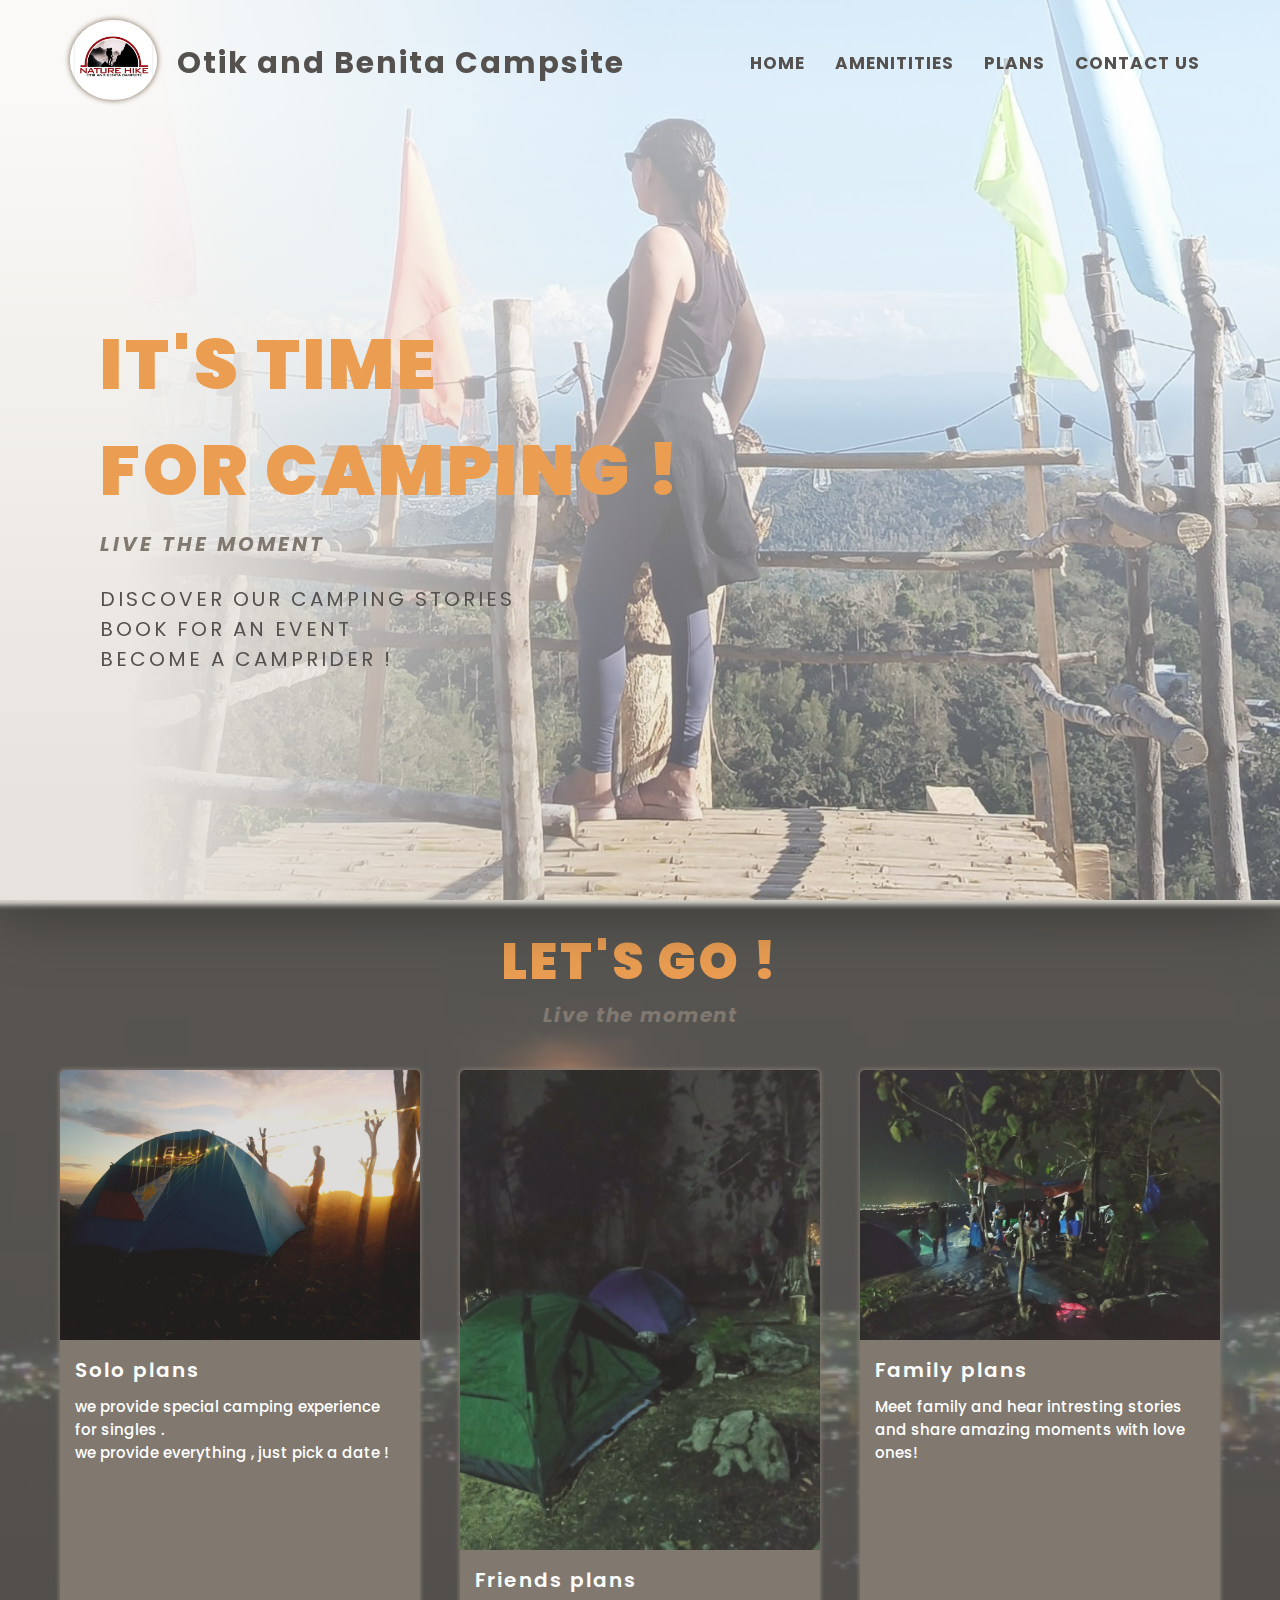
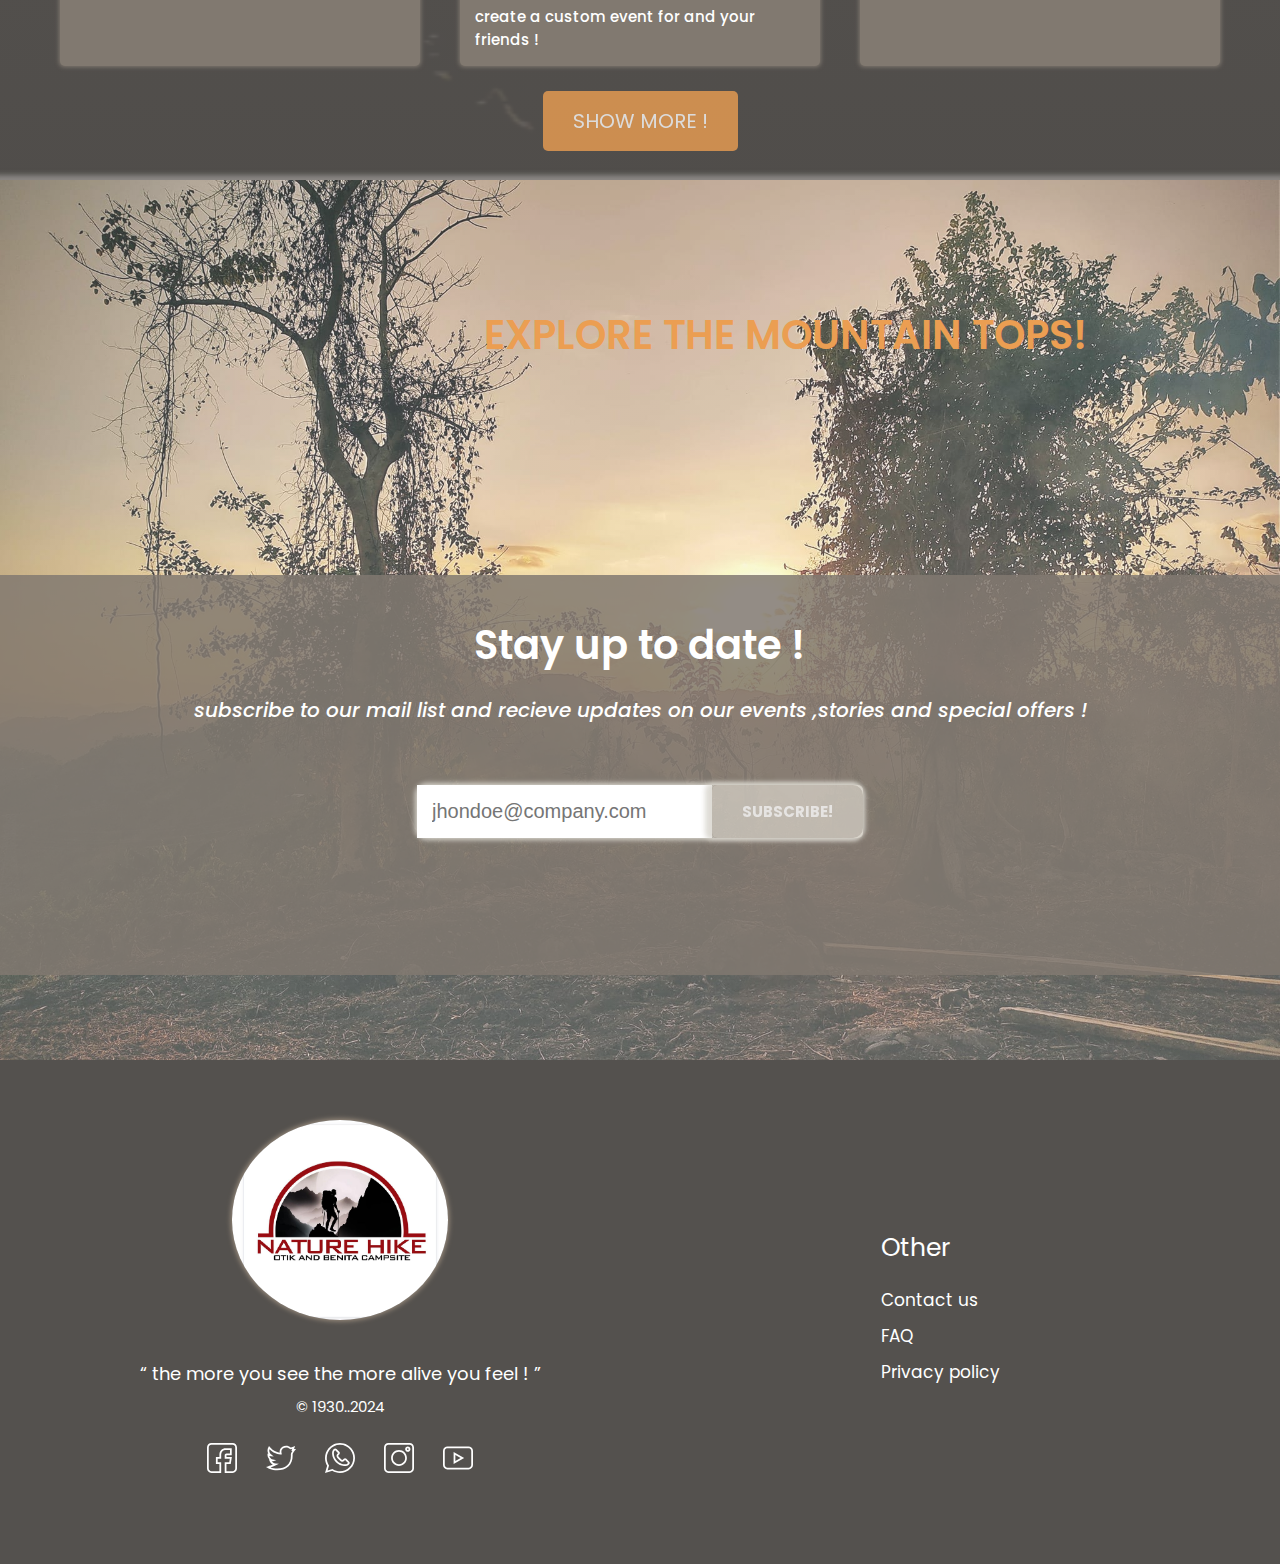
<file: index.html>
<!DOCTYPE html>
<html lang="en">
<head>
    <meta charset="UTF-8">
    <meta http-equiv="X-UA-Compatible" content="IE=edge">
    <meta name="viewport" content="width=device-width, initial-scale=1.0">
    <title>NH Otik&Benita</title>
    <link rel="stylesheet" href="style.css">

</head>
<body>

    <header id="nav">
        <div class="brand">
            <a href="./index.html">

                <img src="./img/logo.jpg" alt="">
            </a>
            <div class="brand-name">Otik and Benita Campsite</div>
        </div>

        <nav id="toggle" class="nav menu ">
            <a id="toggler" class="nav-item menu-toggler">
                <img src="./ico/menu.svg" >
            </a>

            <a class="nav-item" id="events">
                Home
            </a>

            <a class="nav-item" id="amenities"  href="./amenities.html">
                Amenitities
            </a>

            <a class="nav-item" id="plans" href="./plans.html">
                Plans
            </a>

            <a class="nav-item" id="contactUs" href="./contactus.html">
                Contact us
            </a>


        </nav>

        <!-- <nav class="nav auth">
            <a class="nav-item">
                Login
            </a>
            <a class="nav-item">
                Register
            </a>
        </nav> -->

    </header>

    <section class="main">
        <div class="content container">
            <div class="header">
                <div class="title">
                    it's time <br> for Camping !
                </div>
                <div class="subtitle">
                    Live the moment
                </div>
            </div>
            <div class="body">
                <div class="desc">
                    <ul>
                        <li>
                            Discover our camping stories
                        </li>
                        <li>
                            Book for an event
                        </li>
                        <li>
                            become a camprider !
                        </li>
                    </ul>

                </div>
                <!--
                <div class="action">
                    <div class="btn btn-action">
                        read more
                    </div>
                </div>
                -->
            </div>

        </div>

    </section>

    <section class="events">
        <div class="header">

            <div class="title">
                Let's go !
            </div>
            <div class="subtitle">
                Live the moment
            </div>
        </div>
            <div class="body">
            <div class="cards-row container">
                <div class="card">
                    <div class="image">
                        <img src="./img1/p7.jpg" alt="" srcset="">
                    </div>
                    <div class="body">
                        <div class="title">
                            Solo plans
                        </div>
                        <div class="text">
                            we provide special camping experience for singles . <br> we provide everything , just pick a date !
                        </div>
                    </div>
                </div>
                <div class="card">
                    <div class="image">
                        <img src="./img1/fog4.jpg" alt="" srcset="">
                    </div>
                    <div class="body">
                        <div class="title">
                            Friends plans
                        </div>
                        <div class="text">
                            create a custom event for and your friends !
                        </div>
                    </div>
                </div>
                <div class="card">
                    <div class="image">
                        <img src="./img1/familyp.jpg" alt="" srcset="">
                    </div>
                    <div class="body">
                        <div class="title">
                            Family plans
                        </div>
                        <div class="text">
                            Meet family and hear intresting stories and share amazing moments with love ones!
                        </div>
                    </div>
                </div>

            </div>
            <div class="action">
                <div class="btn btn-action">
                    <a href="./plans.html">Show More !</a>
                </div>
            </div>
        </div>


    </section>


<!--
    <section class="plans">
        <div class="plan">
            <div class="cover">
                <img src="./img/dominik.jpg" alt="Photo by Dominik Jirovský on Unsplash">
            </div>
            <div class="offer">
                <div class="title">
                    Sign your camping group
                </div>
                <div class="details">
                    <div class="def">
                        So you are more than one ? you want to plan a camping as a group ?

                    </div>
                    <ul class="steps">
                        <li>choose a place</li>
                        <li>pick a date</li>
                        <li>invite your friends !</li>
                    </ul>
                </div>

                <div href="" class="btn btn-action">
                    Read More
                </div>
            </div>
        </div>
        <div class="plan">
            <div class="cover">
                <img src="./img/dominik.jpg" alt="Photo by Dominik Jirovský on Unsplash">
            </div>
            <div class="offer">
                <div class="title">
                    Sign in our program
                </div>
                <div class="details">
                    <div class="def">
                        you want to join camprider community and enjoy our events ?

                    </div>
                    <ul class="steps">
                        <li>Choose a subscription plan</li>
                        <li>Fill our forms</li>
                        <li>choose an event !</li>
                    </ul>
                </div>
                <div href="" class="btn btn-action">
                    Read More
                </div>
            </div>
        </div>
    </section>
-->

    <section class="explore">
        <div class="header">
            <div class="title">
                Explore The Mountain Tops!
            </div>
            <div class="subtitle">

            </div>
        </div>

        <div class="mail">
            <div class="content">
                <div class="title">
                    Stay up to date !
                </div>
                <div class="subtitle">
                    subscribe to our mail list and recieve updates on our events ,stories and special offers !
                </div>
            </div>
            <form action="./index.html" class="form">
                <div class="inline-input">
                    <input type="email" placeholder="jhondoe@company.com">
                    <div class="btn btn-form">
                        Subscribe!
                    </div>
                </div>
            </form>
        </div>
    </section>



    <footer>

        <div class="about">
            <div class="header">
                <a href="./index.html" class="brand">
                    <img src="./img/logo.jpg" alt="">
                </a>
                <!-- <div class="brand-name">
                    Camprider
                </div> -->
            </div>
            <div class="details">
               <q>
                   the more you see the more alive you feel !
               </q> <br> <sub> &copy; 1930..2024</sub>
            </div>
            <div class="social-links">
                <a href="https://www.facebook.com/profile.php?id=61557188710085" target="_blank">
                    <img src="./ico/fb.svg" alt="" srcset="">
                </a>
                <a href="./index.html">
                    <img src="./ico/twitter.svg" alt="" srcset="">
                </a>
                <a href="./index.html">
                    <img src="./ico/whats.svg" alt="" srcset="">
                </a>
                <a href="./index.html">
                    <img src="./ico/insta.svg" alt="" srcset="">
                </a>
                <a href="./index.html">
                    <img src="./ico/ytb.svg" alt="" srcset="">
                </a>
            </div>
        </div>
        <div class="links">
        <!--
            <div class="about-links">
                <div class="title"> About </div>
                <ul class="links">
                    <li>
                        <a href="./index.html">Our Story</a>
                    </li>
                    <li>
                        <a href="./index.html">Meet the team</a>
                    </li>
                    <li>
                        <a href="./index.html">visit our gallery</a>
                    </li>
                    <li>
                        <a href="./index.html">Camprider guidelines</a>
                    </li>

                </ul>
            </div>

            <div class="services-links">
                <div class="title"> Services </div>
                <ul class="links">
                    <li>
                        <a href="./index.html">Sign your group</a>
                    </li>
                    <li>
                        <a href="./index.html">Join a camp</a>
                    </li>
                    <li>
                        <a href="./index.html">Attend an event</a>
                    </li>
                    <li>
                        <a href="./index.html">Follow and win</a>
                    </li>

                </ul>
            </div>
-->
            <div class="other-links">
                <div class="title"> Other </div>
                <ul class="links">
                    <li>
                        <a href="./contactus.html">Contact us</a>
                    </li>
                    <li>
                        <a href="./index.html">FAQ</a>
                    </li>
                    <li>
                        <a href="./index.html">Privacy policy</a>
                    </li>

                </ul>
            </div>
        </div>


    </footer>
<script src="./script.js"></script>
</body>
</html>
</file>
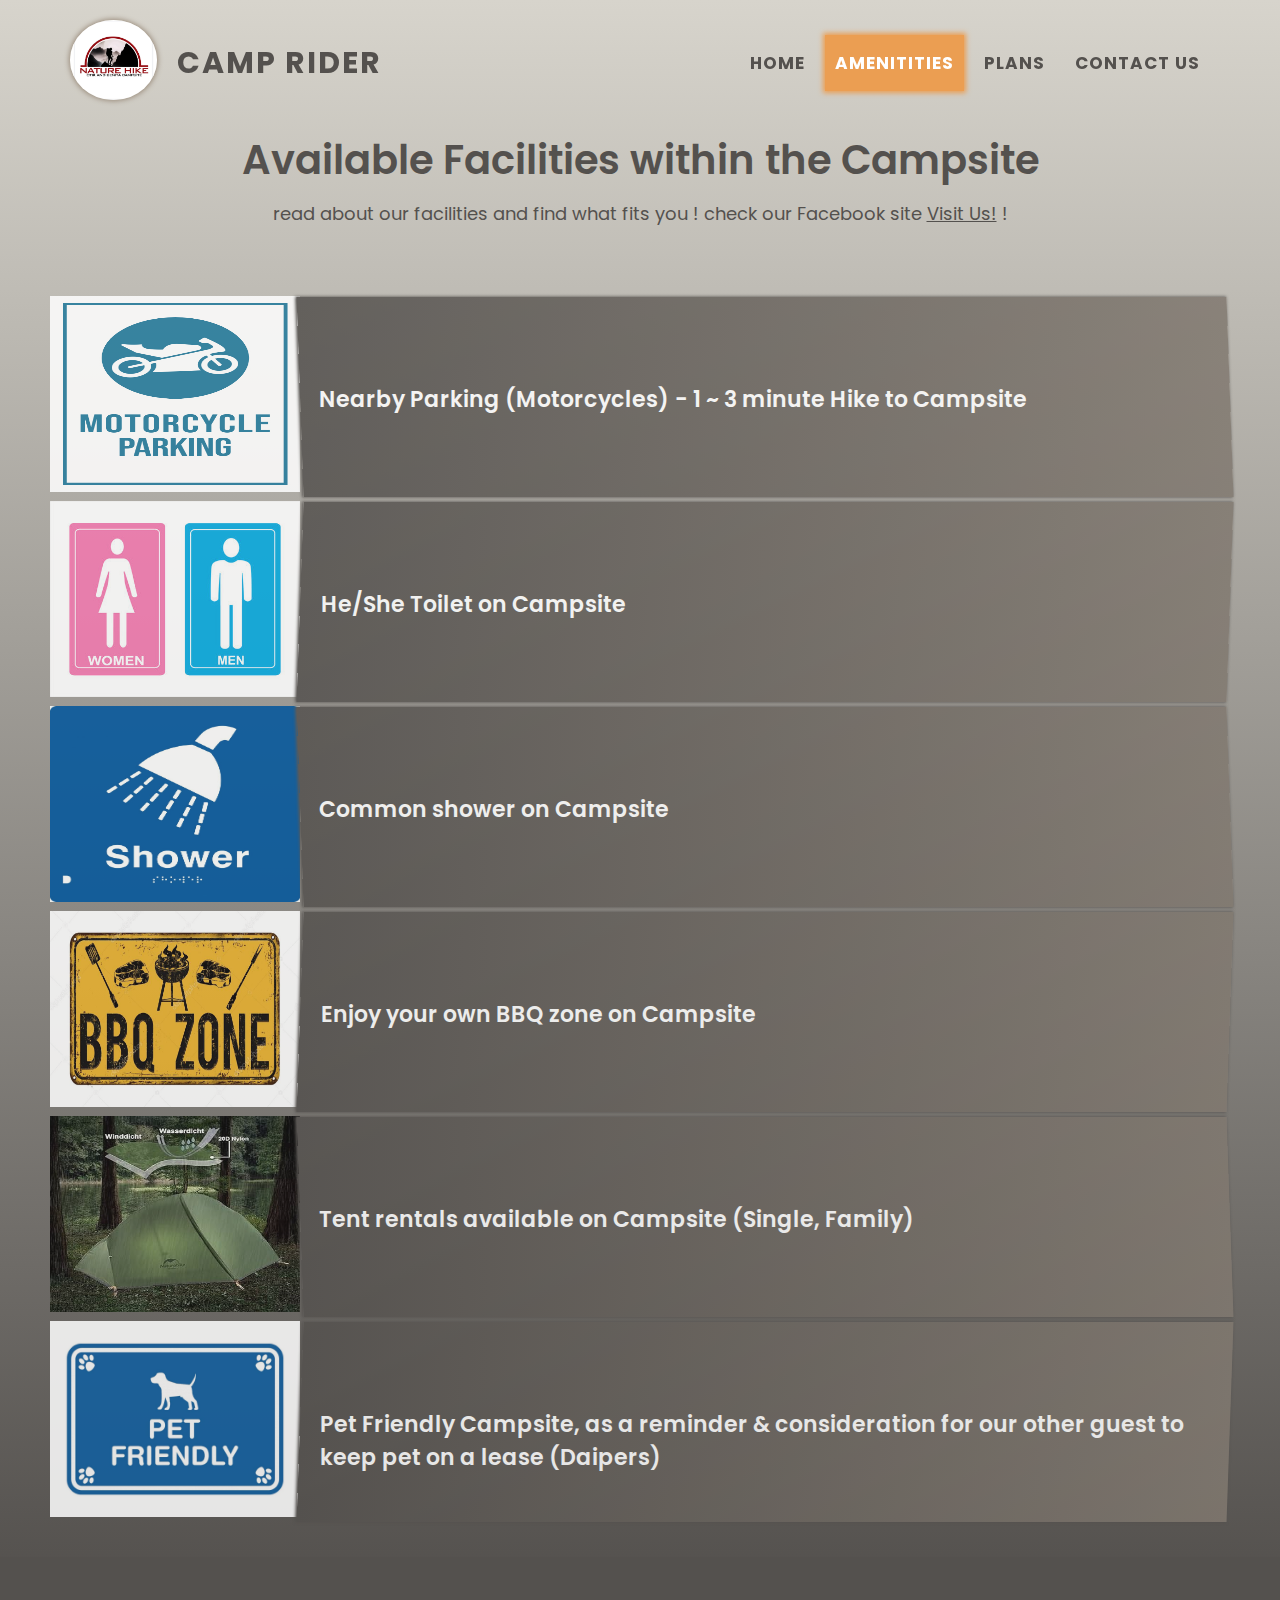
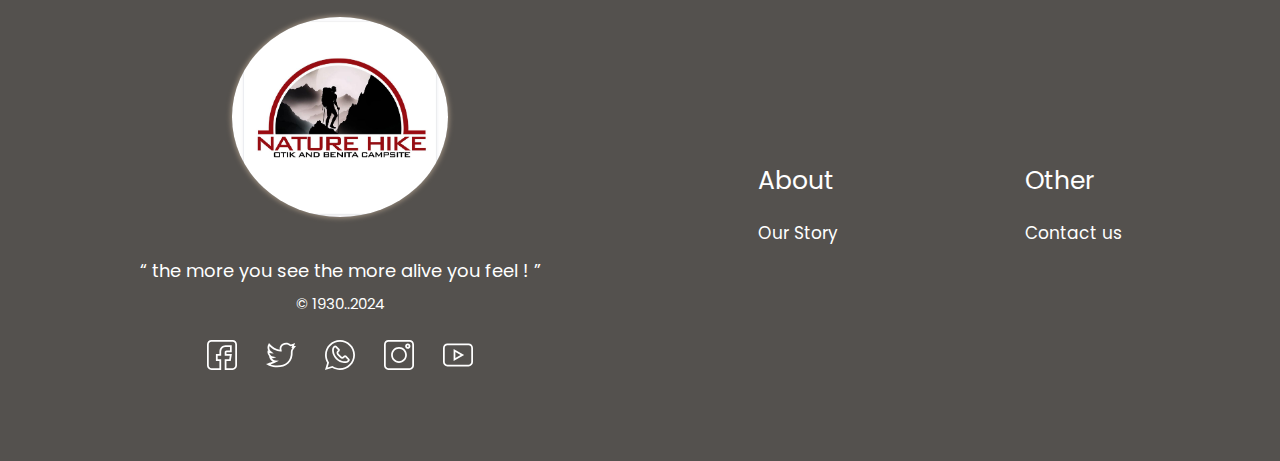
<file: amenities.html>
<!DOCTYPE html>
<html lang="en">
<head>
    <meta charset="UTF-8">
    <meta http-equiv="X-UA-Compatible" content="IE=edge">
    <meta name="viewport" content="width=device-width, initial-scale=1.0">
    <title>Plans | Camp Rider</title>
    <link rel="stylesheet" href="./style.css">

</head>
<body>
    <header id="nav">
        <div class="brand">
            <a href="./index.html">

                <img src="./img/logo.jpg" alt="">
            </a>
            <div class="brand-name">CAMP RIDER</div>
        </div>

        <nav id="toggle" class="nav menu ">
            <a id="toggler" class="nav-item menu-toggler">
                <img src="./ico/menu.svg" >
            </a>

            <a class="nav-item" id="events" href="./index.html">
                Home
            </a>

            <a class="nav-item" id="amenities"  href="./amenities.html">
                Amenitities
            </a>

            <a class="nav-item" id="plans" href="./plans.html">
                Plans
            </a>

            <a class="nav-item" id="contactus" href="./contactus.html">
                Contact us
            </a>


        </nav>

        <!-- <nav class="nav auth">
            <a class="nav-item">
                Login
            </a>
            <a class="nav-item">
                Register
            </a>
        </nav> -->

    </header>


    <main class="plans">
        <div class="header">

                <div class="title">
                    Available Facilities within the Campsite
                </div>
                <div class="subtitle">
                    read about our facilities and find what fits you ! check our Facebook site <a href="https://m.facebook.com/people/Nature-Hike-Otik-Benita-Campsite/61557188710085/" target="blank"><u>Visit Us!</u></a> !
                </div>

        </div>

        <div class="plans">

			<!-- plans -->
            <div class="plan">
                <div>
                     <img src="./img/motorcycle-parking.jpg" height="196" width="250" alt="" srcset="">
                </div>
                <div class="content">
                    <div class="title">
                    	<br><br>
                         Nearby Parking (Motorcycles) - 1 ~ 3 minute Hike to Campsite
                    </div>
                </div>
            </div>
            <!-- plans -->
			<!-- plans -->
            <div class="plan">
                <div>
                     <img src="./img/toilet.jpg" height="196" width="250" alt="" srcset="">
                </div>
                <div class="content">
                    <div class="title">
                    	<br><br>
                         He/She Toilet on Campsite
                    </div>
                </div>
            </div>
            <!-- plans -->
			<!-- plans -->
            <div class="plan">
                <div>
                     <img src="./img/shower.jpg" height="196" width="250" alt="" srcset="">
                </div>
                <div class="content">
                    <div class="title">
                    	<br><br>
                         Common shower on Campsite
                    </div>
                </div>
            </div>
            <!-- plans -->
			<!-- plans -->
            <div class="plan">
                <div>
                     <img src="./img/barbeque.jpg" height="196" width="250" alt="" srcset="">
                </div>
                <div class="content">
                    <div class="title">
                    	<br><br>
                         Enjoy your own BBQ zone on Campsite
                    </div>
                </div>
            </div>
            <!-- plans -->
			<!-- plans -->
            <div class="plan">
                <div>
                     <img src="./img/tents.jpg" height="196" width="250" alt="" srcset="">
                </div>
                <div class="content">
                    <div class="title">
                    	<br><br>
                         Tent rentals available on Campsite (Single, Family)
                    </div>
                </div>
            </div>
            <!-- plans -->
			<!-- plans -->
            <div class="plan">
                <div>
                     <img src="./img/pet-friendly.jpg" height="196" width="250" alt="" srcset="">
                </div>
                <div class="content">
                    <div class="title">
                    	<br><br>
                         Pet Friendly Campsite, as a reminder & consideration for our other guest to keep pet on a lease (Daipers)
                    </div>
                </div>
            </div>
            <!-- plans -->



        </div>
    </main>
    <footer>

        <div class="about">
            <div class="header">
                <a href="./index.html" class="brand">
                    <img src="./img/logo.jpg" alt="">
                </a>
                <!-- <div class="brand-name">
                    Camprider
                </div> -->
            </div>
            <div class="details">
               <q>
                   the more you see the more alive you feel !
               </q> <br> <sub>&copy; 1930..2024</sub>
            </div>
            <div class="social-links">
                <a href="https://www.facebook.com/profile.php?id=61557188710085" target="_blank">
                    <img src="./ico/fb.svg" alt="" srcset="">
                </a>
                <a href="./index.html">
                    <img src="./ico/twitter.svg" alt="" srcset="">
                </a>
                <a href="./index.html">
                    <img src="./ico/whats.svg" alt="" srcset="">
                </a>
                <a href="./index.html">
                    <img src="./ico/insta.svg" alt="" srcset="">
                </a>
                <a href="./index.html">
                    <img src="./ico/ytb.svg" alt="" srcset="">
                </a>
            </div>
        </div>
        <div class="links">
            <div class="about-links">
                <div class="title"> About </div>
                <ul class="links">
                    <li>
                        <a href="./index.html">Our Story</a>
                    </li>
<!--                <li>
                        <a href="./index.html">Meet the team</a>
                    </li>
                    <li>
                        <a href="./index.html">visit our gallery</a>
                    </li>
                    <li>
                        <a href="./index.html">Camprider guidelines</a>
                    </li>-->

                </ul>
            </div>
<!--
            <div class="services-links">
                <div class="title"> Services </div>
                <ul class="links">
                    <li>
                        <a href="./index.html">Sign your group</a>
                    </li>
                    <li>
                        <a href="./index.html">Join a camp</a>
                    </li>
                    <li>
                        <a href="./index.html">Attend an event</a>
                    </li>
                    <li>
                        <a href="./index.html">Follow and win</a>
                    </li>

                </ul>
            </div>
-->
            <div class="other-links">
                <div class="title"> Other </div>
                <ul class="links">
                    <li>
                        <a href="./contactus.html">Contact us</a>
                    </li>
                    <!--<li>
                        <a href="./index.html">FAQ</a>
                    </li>
                    <li>
                        <a href="./index.html">Privacy policy</a>
                    </li>-->

                </ul>
            </div>
        </div>
    </footer>

    <script src="./script.js"></script>
</body>
</html>
</file>
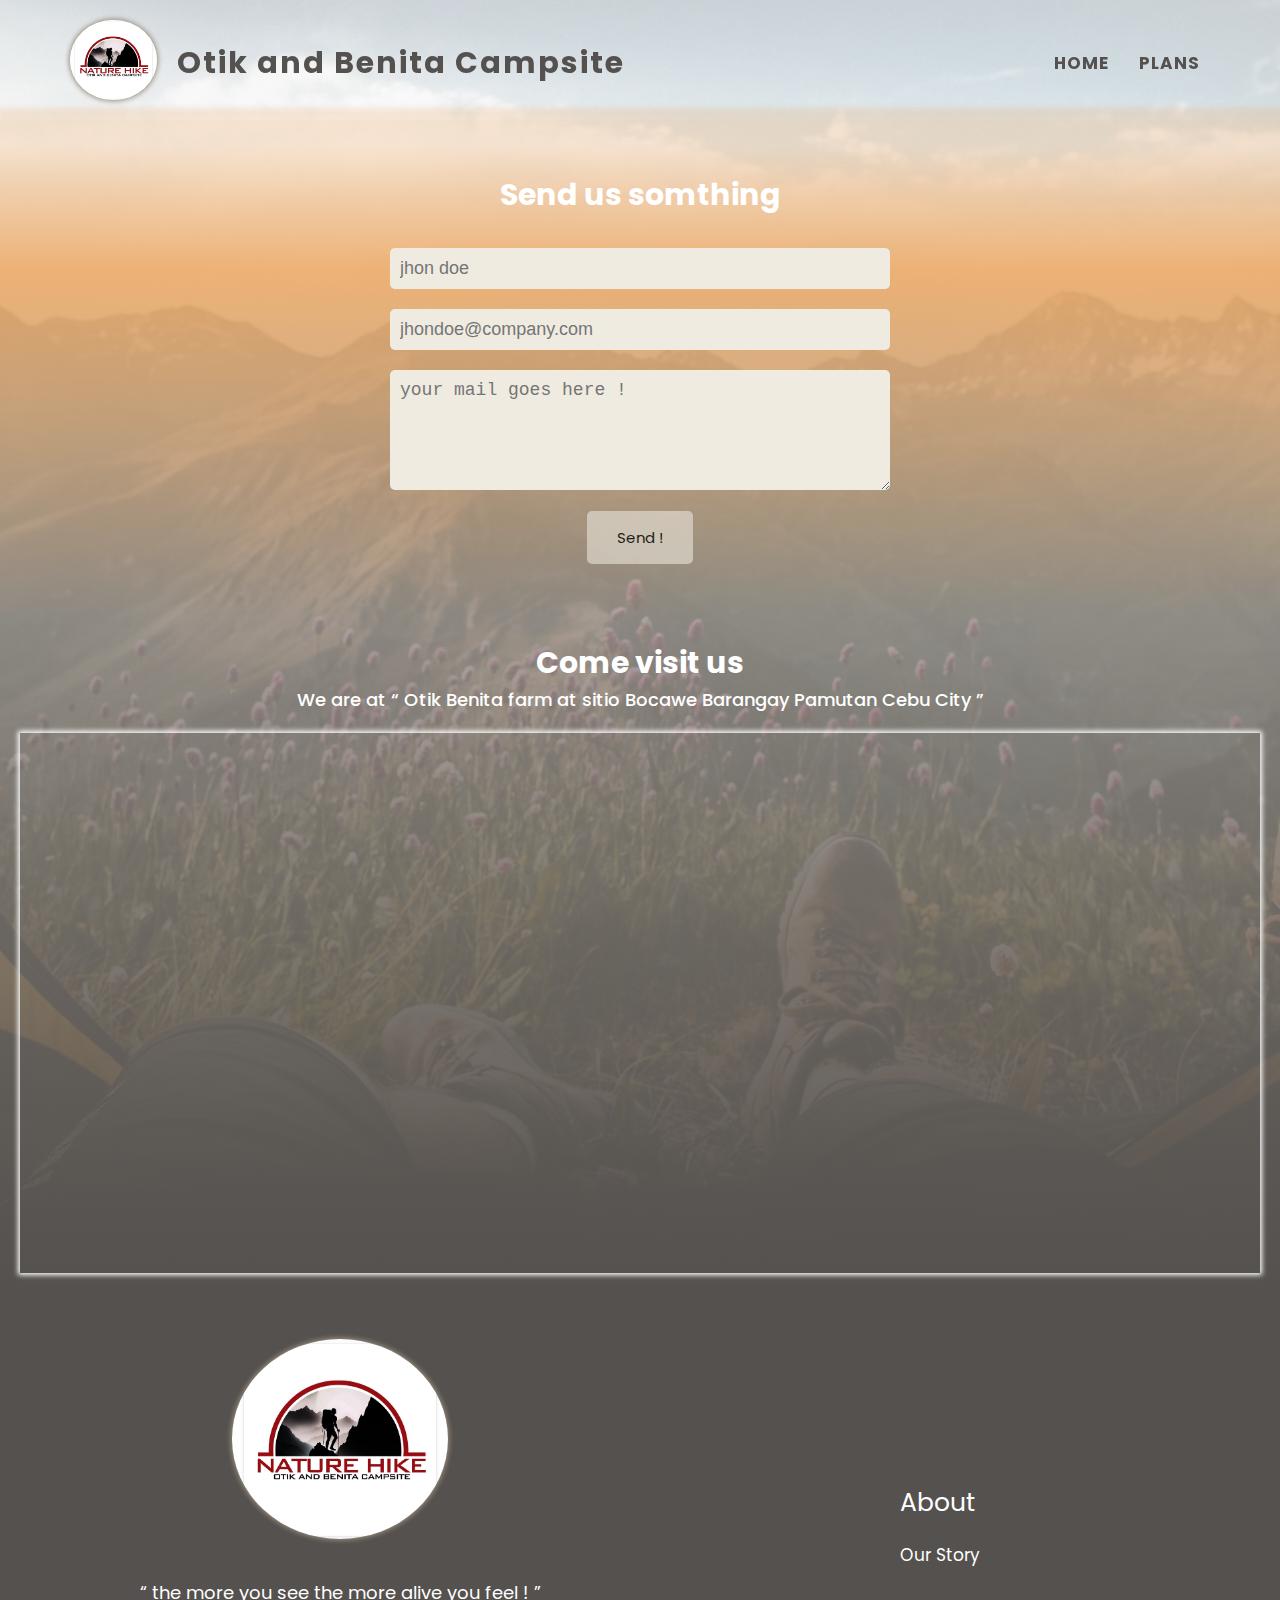
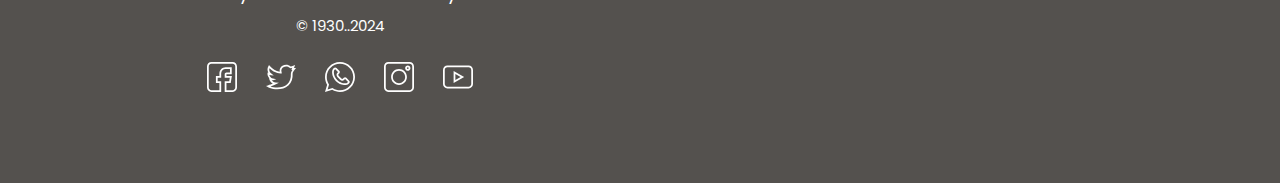
<file: contactus.html>
<!DOCTYPE html>
<html lang="en">
<head>
    <meta charset="UTF-8">
    <meta http-equiv="X-UA-Compatible" content="IE=edge">
    <meta name="viewport" content="width=device-width, initial-scale=1.0">
    <title>Contact | Camprider</title>
    <link rel="stylesheet" href="./style.css">

</head>
<body>
    <header id="nav">
        <div class="brand">
            <a href="./index.html">

                <img src="./img/logo.jpg" alt="">
            </a>
            <div class="brand-name">Otik and Benita Campsite</div>
        </div>

        <nav id="toggle" class="nav menu ">
            <a id="toggler" class="nav-item menu-toggler">
                <img src="./ico/menu.svg" >
            </a>

            <a class="nav-item" id="events" href="./index.html">
                Home
            </a>
            <a class="nav-item" id="plans" href="./plans.html">
                Plans
            </a>
            <!-- <a class="nav-item" id="stories">
                Stories
            </a>
            <a class="nav-item" id="contactus" href="./ContactUs.html">
                Contact us
            </a> -->


        </nav>

        <!-- <nav class="nav auth">
            <a class="nav-item">
                Login
            </a>
            <a class="nav-item">
                Register
            </a>
        </nav> -->

    </header>


    <section class="contact">
        <div class="mail">

            <div class="content">
                <div class="title">
                    Send us somthing
                </div>
                <!-- <div class="subtitle">
                    subscribe to our mail list and recieve updates on our events ,stories and special offers !
                </div> -->
            </div>
            <form action="./index.html" class="form">
                <div class="group">
                    <input class="control" type="text" placeholder="jhon doe">
                </div>
                <div class="group">
                    <input class="control" type="email" placeholder="jhondoe@company.com">
                </div>
                <div class="group">
                    <textarea cols="30" rows="5" class="control" type="email" placeholder="your mail goes here !"></textarea>
                </div>
                <div class="btn btn-form">
                    Send !
                </div>
            </form>
        </div>

        <div class="address">

            <div class="content">
                <div class="title">
                    Come visit us
                </div>
                <div class="subtitle">
                    We are at <q> Otik Benita farm at sitio Bocawe Barangay Pamutan Cebu City </q>

                </div>


            </div>


            <div class="map">
            	<iframe  width="100%" height="540" style="border:0;" allowfullscreen="" loading="lazy" referrerpolicy="no-referrer-when-downgrade"
            		src="https://www.google.com/maps/embed?pb=!1m18!1m12!1m3!1d3924.976211466834!2d123.83963777583517!3d10.343787067023175!2m3!1f0!2f0!3f0!3m2!1i1024!2i768!4f13.1!3m3!1m2!1s0x33a99f0044816717%3A0x47802cf38f98d757!2sNature%20Hike%20Otik%20Benita%20campsite!5e0!3m2!1sen!2sph!4v1711718544381!5m2!1sen!2sph">
            	</iframe>


            </div>


        </div>
    </section>

    <footer>

        <div class="about">
            <div class="header">
                <a href="./index.html" class="brand">
                    <img src="./img/logo.jpg" alt="">
                </a>
                <!-- <div class="brand-name">
                    Camprider
                </div> -->
            </div>
            <div class="details">
               <q>
                   the more you see the more alive you feel !
               </q> <br> <sub>&copy; 1930..2024</sub>
            </div>
            <div class="social-links">
                <a href="https://www.facebook.com/profile.php?id=61557188710085" target="_blank">
                    <img src="./ico/fb.svg" alt="" srcset="">
                </a>
                <a href="./index.html">
                    <img src="./ico/twitter.svg" alt="" srcset="">
                </a>
                <a href="./index.html">
                    <img src="./ico/whats.svg" alt="" srcset="">
                </a>
                <a href="./index.html">
                    <img src="./ico/insta.svg" alt="" srcset="">
                </a>
                <a href="./index.html">
                    <img src="./ico/ytb.svg" alt="" srcset="">
                </a>
            </div>
        </div>
        <div class="links">
            <div class="about-links">
                <div class="title"> About </div>
                <ul class="links">
                    <li>
                        <a href="./index.html">Our Story</a>
                    </li>
<!--
                    <li>
                        <a href="./index.html">Meet the team</a>
                    </li>
                    <li>
                        <a href="./index.html">visit our gallery</a>
                    </li>
                    <li>
                        <a href="./index.html">Camprider guidelines</a>
                    </li>
-->
                </ul>
            </div>
<!--
            <div class="services-links">
                <div class="title"> Services </div>
                <ul class="links">
                    <li>
                        <a href="./index.html">Sign your group</a>
                    </li>
                    <li>
                        <a href="./index.html">Join a camp</a>
                    </li>
                    <li>
                        <a href="./index.html">Attend an event</a>
                    </li>
                    <li>
                        <a href="./index.html">Follow and win</a>
                    </li>

                </ul>
            </div>
            <div class="other-links">
                <div class="title"> Other </div>
                <ul class="links">
                    <li>
                        <a href="./index.html">Contact us</a>
                    </li>
                    <li>
                        <a href="./index.html">FAQ</a>
                    </li>
                    <li>
                        <a href="./index.html">Privacy policy</a>
                    </li>

                </ul>
            </div>
-->
        </div>
    </footer>

    <script src="./script.js"></script>
</body>
</html>
</file>
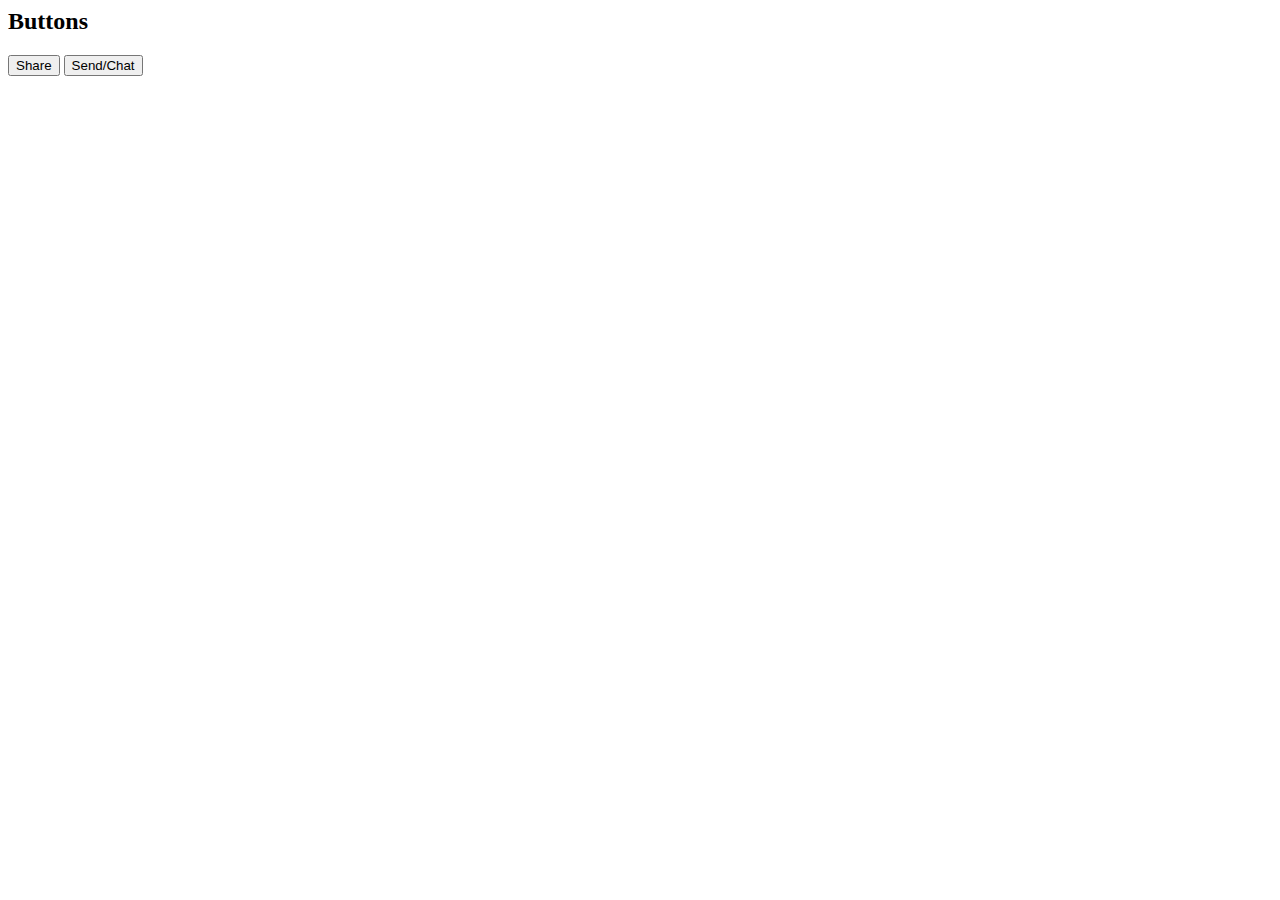
<file: fb-1234567890.html>
<html>

<body>


<div id="buttons">
  <h2>Buttons</h2>

  <div>
  	<button type="button" id="share-button">Share</button>
  	<button type="button" id="send-button">Send/Chat</button>
  </div>
</div>


<script>
  window.fbAsyncInit = function() {
    FB.init({
      appId            : '369619016057231', // '369619016057231', REPLACE IF YOU WANT TO USE YOUR OWN FB APP
      autoLogAppEvents : true,
      xfbml            : true,
      version          : 'v19.0'
    });
  };

  document.getElementById('share-button').addEventListener('click', function() {
	FB.ui({
		method: 'share',
		href:'https://otikbenita.com'
		}, function (response) {
			console.log(response);
		});
	});

  document.getElementById('send-button').addEventListener('click', function() {
	FB.ui({
		method: 'send',
		link:'https://otikbenita.com'
		}, function (response) {
			console.log(response);
		});
	});


  (function(d, s, id){
     var js, fjs = d.getElementsByTagName(s)[0];
     if (d.getElementById(id)) {return;}
     js = d.createElement(s); js.id = id;
     js.src = "https://connect.facebook.net/en_US/sdk.js";
     fjs.parentNode.insertBefore(js, fjs);
   }(document, 'script', 'facebook-jssdk'));
</script>

<script async defer crossorigin="anonymous" src="https://connect.facebook.net/en_US/sdk.js"></script>




</body>

</html>
</file>
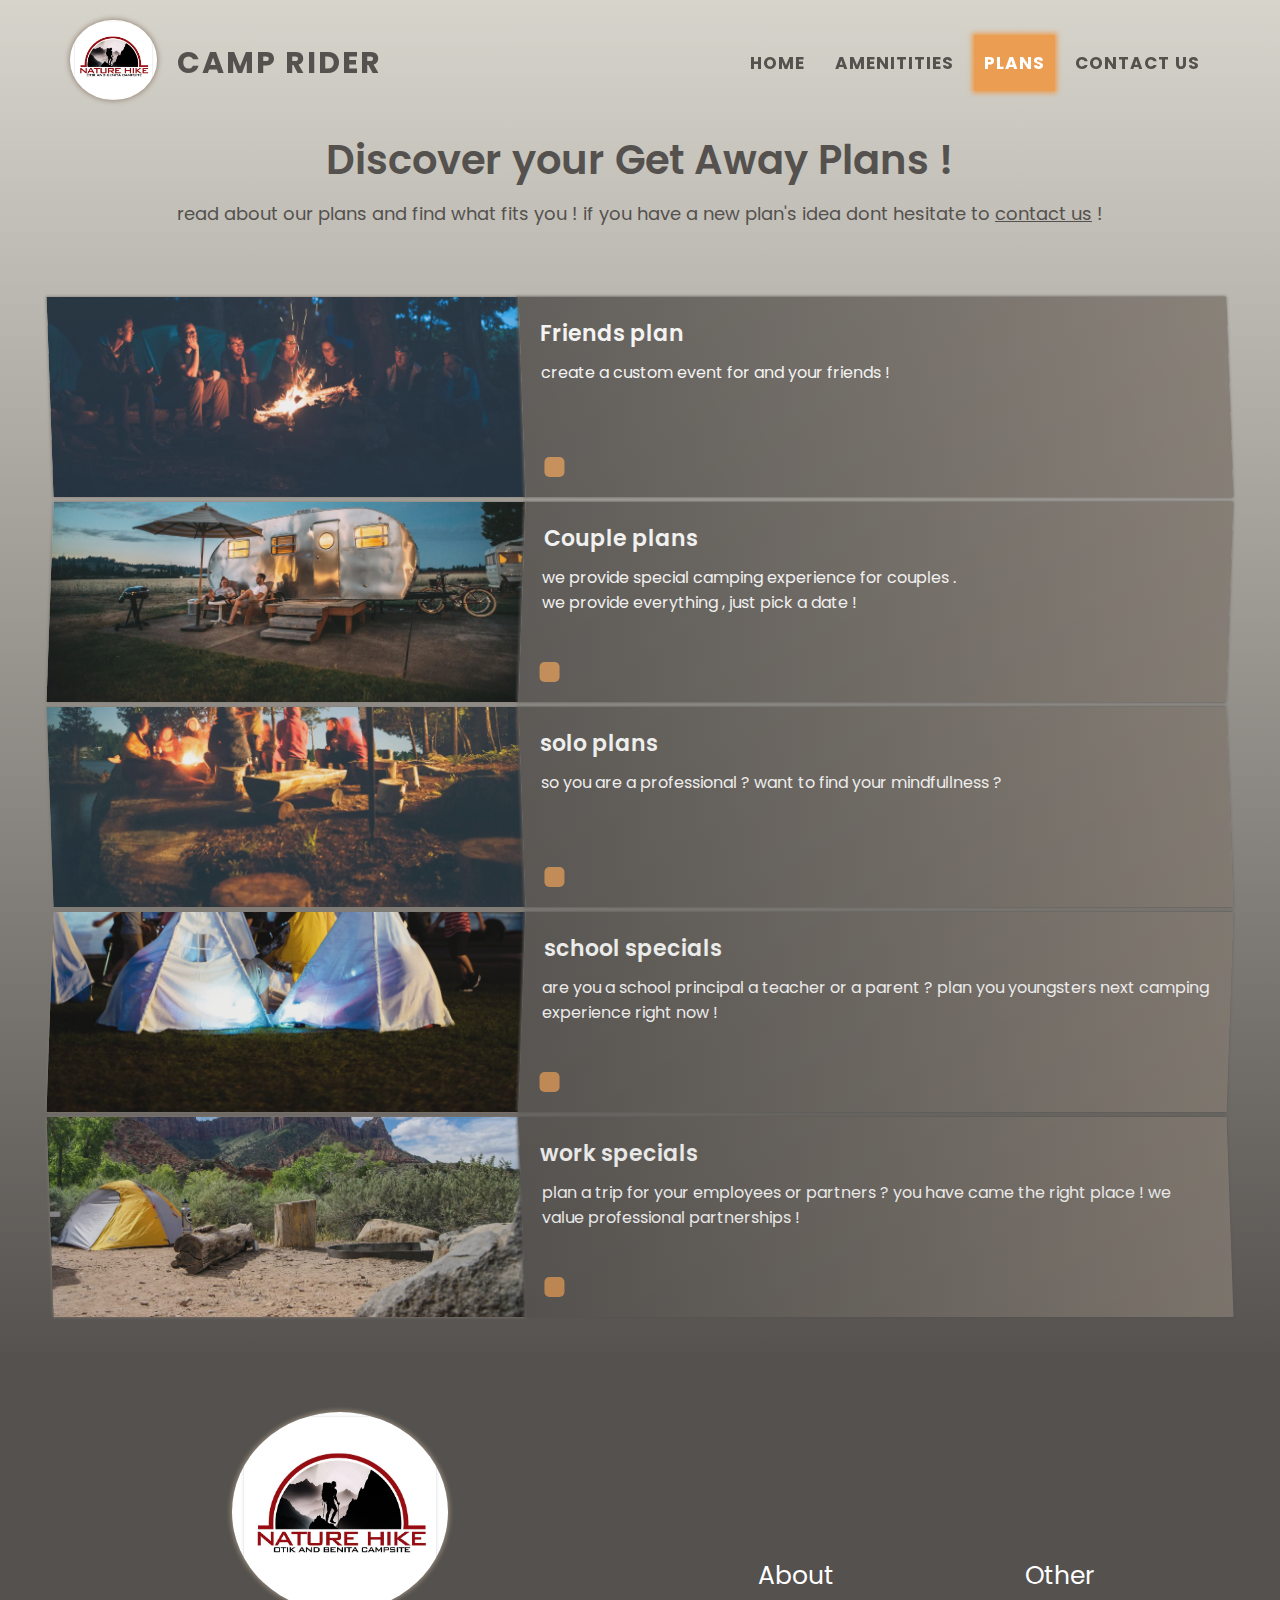
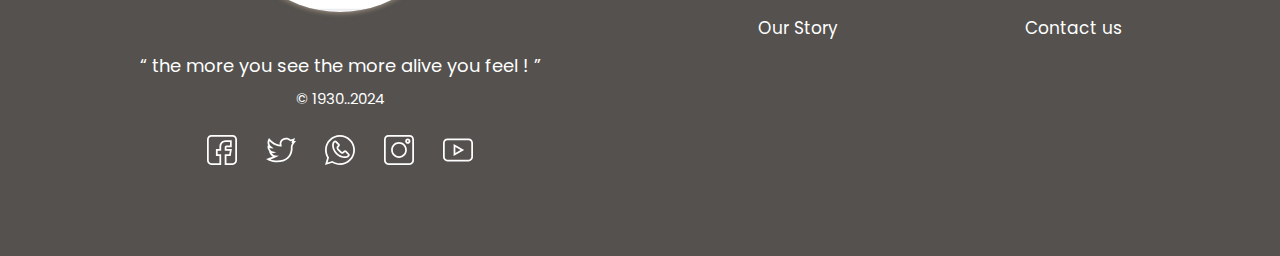
<file: plans.html>
<!DOCTYPE html>
<html lang="en">
<head>
    <meta charset="UTF-8">
    <meta http-equiv="X-UA-Compatible" content="IE=edge">
    <meta name="viewport" content="width=device-width, initial-scale=1.0">
    <title>Plans | Camp Rider</title>
    <link rel="stylesheet" href="./style.css">

</head>
<body>
    <header id="nav">
        <div class="brand">
            <a href="./index.html">

                <img src="./img/logo.jpg" alt="">
            </a>
            <div class="brand-name">CAMP RIDER</div>
        </div>

        <nav id="toggle" class="nav menu ">
            <a id="toggler" class="nav-item menu-toggler">
                <img src="./ico/menu.svg" >
            </a>

            <a class="nav-item" id="events" href="./index.html">
                Home
            </a>
            <a class="nav-item" id="amenities"  href="./amenities.html">
                Amenitities
            </a>
            <a class="nav-item" id="plans" href="./plans.html">
                Plans
            </a>
            <a class="nav-item" id="contactus" href="./contactus.html">
                Contact us
            </a>


        </nav>

        <!-- <nav class="nav auth">
            <a class="nav-item">
                Login
            </a>
            <a class="nav-item">
                Register
            </a>
        </nav> -->

    </header>


    <main class="plans">
        <div class="header">

                <div class="title">
                    Discover your Get Away Plans !
                </div>
                <div class="subtitle">
                    read about our plans and find what fits you ! if you have a new plan's idea dont hesitate to <a href="./contactus.html"><u>contact us</u></a> !
                </div>

        </div>

        <div class="plans">

            <div class="plan">
                <div class="cover">
                     <img src="./img/mike.jpg" alt="" srcset="">
                </div>
                <div class="content">
                    <div class="title">
                         Friends plan
                    </div>
                    <div class="details">
                         create a custom event for and your friends !

                    </div>
                    <div class="meta">
                        <div class="btn btn-action">
                            <!--  read more ! -->
                        </div>
                    </div>

                </div>

            </div>

           <div class="plan">
            <div class="cover">
                 <img src="./img/blake.jpg" alt="" srcset="">
            </div>
            <div class="content">
                <div class="title">
                    Couple plans
                </div>
                <div class="details">
                    we provide special camping experience for couples . <br> we provide everything , just pick a date !

                </div>
                <div class="meta">
                    <div class="btn btn-action">
                        <!--  read more ! -->
                    </div>
                </div>

            </div>

            </div>

            <div class="plan">
                <div class="cover">
                     <img src="./img/tegan.jpg" alt="" srcset="">
                </div>
                <div class="content">
                    <div class="title">
                        solo plans
                    </div>
                    <div class="details">
                        so you are a professional ? want to find your mindfullness ? <!--  we have cabines wating for you -->

                    </div>
                    <div class="meta">
                        <div class="btn btn-action">
                            <!--  read more ! -->
                        </div>
                    </div>
                </div>

            </div>

           <div class="plan">
            <div class="cover">
                 <img src="./img/sunyu.jpg" alt="" srcset="">
            </div>
            <div class="content">
                <div class="title">
                     school specials
                </div>
                <div class="details">

                    are you a school principal a teacher or a parent ? plan you youngsters next camping experience right now !

                </div>
                <div class="meta">
                    <div class="btn btn-action">
                        <!--  read more ! -->
                    </div>
                </div>
            </div>

            </div>

            <div class="plan">
                <div class="cover">
                     <img src="./img/zach.jpg" alt="" srcset="">
                </div>
                <div class="content">
                    <div class="title">
                         work specials
                    </div>
                    <div class="details">
                         plan a trip for your employees or partners ? you have came the right place ! we value professional partnerships !

                    </div>
                    <div class="meta">
                        <div class="btn btn-action">
                            <!--  read more ! -->
                        </div>
                    </div>
                </div>

            </div>



        </div>
    </main>
    <footer>

        <div class="about">
            <div class="header">
                <a href="./index.html" class="brand">
                    <img src="./img/logo.jpg" alt="">
                </a>
                <!-- <div class="brand-name">
                    Camprider
                </div> -->
            </div>
            <div class="details">
               <q>
                   the more you see the more alive you feel !
               </q> <br> <sub>&copy; 1930..2024</sub>
            </div>
            <div class="social-links">
                <a href="https://www.facebook.com/profile.php?id=61557188710085" target="_blank">
                    <img src="./ico/fb.svg" alt="" srcset="">
                </a>
                <a href="./index.html">
                    <img src="./ico/twitter.svg" alt="" srcset="">
                </a>
                <a href="./index.html">
                    <img src="./ico/whats.svg" alt="" srcset="">
                </a>
                <a href="./index.html">
                    <img src="./ico/insta.svg" alt="" srcset="">
                </a>
                <a href="./index.html">
                    <img src="./ico/ytb.svg" alt="" srcset="">
                </a>
            </div>
        </div>
        <div class="links">
            <div class="about-links">
                <div class="title"> About </div>
                <ul class="links">
                    <li>
                        <a href="./index.html">Our Story</a>
                    </li>
<!--                <li>
                        <a href="./index.html">Meet the team</a>
                    </li>
                    <li>
                        <a href="./index.html">visit our gallery</a>
                    </li>
                    <li>
                        <a href="./index.html">Camprider guidelines</a>
                    </li>-->

                </ul>
            </div>
<!--
            <div class="services-links">
                <div class="title"> Services </div>
                <ul class="links">
                    <li>
                        <a href="./index.html">Sign your group</a>
                    </li>
                    <li>
                        <a href="./index.html">Join a camp</a>
                    </li>
                    <li>
                        <a href="./index.html">Attend an event</a>
                    </li>
                    <li>
                        <a href="./index.html">Follow and win</a>
                    </li>

                </ul>
            </div>
-->
            <div class="other-links">
                <div class="title"> Other </div>
                <ul class="links">
                    <li>
                        <a href="./contactus.html">Contact us</a>
                    </li>
                    <!--<li>
                        <a href="./index.html">FAQ</a>
                    </li>
                    <li>
                        <a href="./index.html">Privacy policy</a>
                    </li>-->

                </ul>
            </div>
        </div>
    </footer>

    <script src="./script.js"></script>
</body>
</html>
</file>
<file: style.css>
@import url('https://fonts.googleapis.com/css2?family=Poppins:wght@400;700;900&display=swap');

* {
    padding: 0;
    margin: 0;
    box-sizing: border-box;
}
html , :root {
    height: 100vh;
    font-size: 62.5%;
}
:root {
    --color-primary :  #54514e;
    --color-secondary :  rgb(235, 158, 82);
    --color-tertiary :  #817970;

    --bg-color-primary : rgb(255,255,255);
    --bg-color-secondary : rgb(215,212,204);
    --bg-color-tertiary : #9C8E7E ;

}
body {
    font-family: 'Poppins' , -apple-system, BlinkMacSystemFont, 'Segoe UI', 'Open Sans', 'Helvetica Neue', sans-serif;
    font-size: 1.5rem;
    position: relative;
}

header {
    display: flex;
    align-items: center;
    padding: 0.5rem 7rem;
    margin-top: 3rem;
    position: fixed;
    z-index: 9999;
    width: 100%;
}
header.scrolling{
    background: linear-gradient(to top , rgba(255, 247, 247, 0.7) 10% , rgba(255, 255, 255, 0.7));
    box-shadow: 0 0 0.5rem 0.1rem rgba(255, 241, 241, 0.2);
}
.brand {
    /* flex: 1;
    padding: 0rem 1rem;
    letter-spacing: 0.3rem;
    font-weight: 700;
    font-size: 2rem; */
    flex: 1;
    margin: -2rem 0;
    display: flex;
    flex-wrap: wrap;
    align-items: center;
}
.brand .brand-name {
    margin-left: 2rem;
    letter-spacing: 0.2rem;
    font-weight: 700;
    font-size: 3rem;
    color: var(--color-primary);
    flex-shrink: 1;
}
.brand .brand-name.toggle {
    /* margin: 3rem 2rem !important; */
    display: none;
}

.brand img.toggle {
    margin : 0  0;
    height: 15rem;
}
.brand img {
    height:  8rem;
    border-radius: 100%;
    box-shadow: 0 0 0.5rem 0.12rem var(--bg-color-tertiary);
}
nav {
    display: flex;
    align-items: center;
    font-size: 1.6rem;
    color: var(--color-primary);
}
nav.menu {
    margin-left:4rem;

}
nav .nav-item {
    padding:  1.5rem 1rem;
    margin: 0 0.5rem;
    cursor: pointer;
    text-transform: uppercase;
    letter-spacing: 0.1rem;
    font-size: 1.7rem;
    font-weight: 700;

}

nav .active {
        background-color: var(--color-secondary);
        color: white;
        box-shadow: 0 0 0.5rem 0.2rem var(--color-secondary);
        backface-visibility: hidden;
        transition: all 0.4s ease-in-out;
}
nav .nav-item:last-child {
    margin-right:0 !important  ;
}
input,
textarea,
button,
select,
a {
    -webkit-tap-highlight-color: rgba(0,0,0,0);
}
@media (hover: hover) {

    nav.menu .nav-item:hover {
        background-color: var(--color-secondary);
        color: white;
        box-shadow: 0 0 0.5rem 0.2rem var(--color-secondary);
        backface-visibility: hidden;
        transition: all 0.4s ease-in-out;

    }
}
.nav-item.menu-toggler {
    display: none;
}

section , main {
    min-height: 100vh;
    padding-top: 2rem;
    /* max-height: 100rem; */
    display: flex;
    justify-content: space-between;
    align-items: center;
    box-shadow: 0 0 0.5rem 0.5rem var(--bg-color-secondary);
}

section.main {
    background-color: rgb(250,243,239)  ;
    background-image:
    linear-gradient(to bottom, rgba(255, 255, 255, 0.7) 10%, rgba(221, 216, 212, 0.4)  90%),
    linear-gradient(to left, rgba(255, 255, 255, 0) 50%,  rgb(237, 234, 228) 90%),
    url('./img1/r12.jpg'); /*url('./img1/dominik.jpg');*/
    background-size: cover;
    background-position: bottom;
    max-height: 90%;
    padding-top: 8rem;
    animation: clipPath 4s forwards;
    transition: all 1s ease-in;
    filter: drop-shadow(0 1rem 3rem rgba(32, 32, 31, 0.5));
}

@keyframes clipPath {
    0% { -webkit-clip-path: none ;
            clip-path: none ;}
    100% { -webkit-clip-path: polygon(0% 0%, 0% 100%, 4% 99%, 6% 100%, 7% 99%,
        8% 100%, 9% 99%, 10% 100%, 11% 99%, 15% 100%,
        17% 100%, 18% 99%, 20% 99.5%, 22% 99%, 25% 100%,
        27% 100%, 30% 99.5%, 32% 99%, 35% 100%, 40% 99%,
        42% 99%, 45% 99.5%, 47% 100%, 50% 99.5%,
        52% 100%, 55% 99%, 57% 100%, 62% 99%, 65% 100%,
        67% 100%, 70% 99%, 72% 99.5%, 73% 99%, 75% 100%,
        77% 100%, 80% 99.5%, 82% 99%, 85% 100%, 87% 99%,
        89% 99%, 92% 99.5%, 94% 100%, 96% 99.5%, 97% 99.2%
                             , 100% 100% , 100% 0%);
            clip-path: polygon(0% 0%, 0% 100%, 4% 99%, 6% 100%, 7% 99%,
            8% 100%, 9% 99%, 10% 100%, 11% 99%, 15% 100%,
            17% 100%, 18% 99%, 20% 99.5%, 22% 99%, 25% 100%,
            27% 100%, 30% 99.5%, 32% 99%, 35% 100%, 40% 99%,
            42% 99%, 45% 99.5%, 47% 100%, 50% 99.5%,
            52% 100%, 55% 99%, 57% 100%, 62% 99%, 65% 100%,
            67% 100%, 70% 99%, 72% 99.5%, 73% 99%, 75% 100%,
            77% 100%, 80% 99.5%, 82% 99%, 85% 100%, 87% 99%,
            89% 99%, 92% 99.5%, 94% 100%, 96% 99.5%, 97% 99.2%
                                , 100% 100% , 100% 0%);

    }
  }

/* section.main {
    display: flex;
    justify-content: space-between;
    align-items: center;
} */
section.main .content {
    padding: 0 10rem;
    text-transform: uppercase;
    display: flex;
    width: 100%;
    flex-direction: column;
    justify-content: center;
}

section.main .content .header {
    margin: 2rem 0;
}
section.main .content .header .title {
    font-size: 7rem;
    font-weight: 900;
    letter-spacing: 0.3rem;
    color: var(--color-secondary);
    margin: 0.5rem 0;
}
section.main .content .header .subtitle {
    margin: 0.5rem 0;
    font-size: 2rem;
    font-style: oblique;
    font-weight: 700;
    letter-spacing: 0.3rem;
    color: var(--color-tertiary);
}
section.main .content  .body .desc{
    font-size: 2rem;
    font-weight: 400;
    letter-spacing: 0.3rem;
    color: var(--color-primary);
    margin-bottom: 2rem;
}

ul , li {
    list-style: none;
}
a {
    text-decoration: none;
    color: inherit;
}

section.main .content  .action {
    display: flex;
}

.btn {
    padding: 1.5rem 3rem;
    cursor: pointer;
    transition: all 0.2s;
    opacity: 0.8;
    border-radius: 0.5rem;
    margin: 0.5rem;
}
.btn:hover {
    opacity: 1;
}
.btn:active {
    transform: translate(0.1rem, 0.08rem);
}

.btn-action {
    background-color: var(--color-secondary);
    color: white;

}

.container {
    max-width : 1440px ;
    margin : 0 auto;
}

section.events {
    flex-direction: column;
    justify-content: center;
    align-items: center;
    margin-top: -2rem;
    background: linear-gradient(to bottom , rgba(217,214,205,0.4) , rgba(84, 81, 78, 0.952)) ,
    url('./img1/sunset.png');     /*url('./img/dino.jpg');*/
    background-size: cover;
    background-position: center;
    /* background-blend-mode: color; */
}
section.events .header {
    text-align: center;
    margin: 2rem 0;
}
section.events .header .title {
    font-size: 5rem;
    font-weight: 900;
    letter-spacing: 0.3rem;
    color: var(--color-secondary);
    text-transform: uppercase;

}
section.events .header .subtitle {
    font-size: 2rem;
    font-style: oblique;
    font-weight: 700;
    letter-spacing: 0.15rem;
    color: var(--color-tertiary);
}
section.events .action {
    margin: 2rem 0;
    font-size: 2rem;
    display: flex;
    justify-content: center;
    text-transform: uppercase;

}
.cards-row {
    display: flex;
    flex-wrap: wrap;
    justify-content: space-around;
    align-items: stretch;
    margin: 2rem 0;
    height: 80%;
}

.card {
    flex: 0 0 30%;

    background-color: var(--color-tertiary);

    width: 400px;
    max-width: 450px;

    max-width: 80%;
    box-shadow: 0 0 0.4rem 0.05rem var(--color-tertiary);
    border-radius: 5px;
}


.card .image {
    flex: 0 0 60%;
    overflow: hidden;
    display: flex;
    justify-content: center;
    align-items: start;
    border-top-right-radius: 5px;
    border-top-left-radius: 5px;
    -webkit-filter: opacity(0.7); /* Safari 6.0 - 9.0 */
    filter: opacity(0.75);


}

.card:hover .image {
    -webkit-filter: none; /* Safari 6.0 - 9.0 */
    filter: none;
    transition: all 0.5s ease-in;

}
.card:hover {
    cursor: pointer;
}
.card .body {
    flex: 0 0 40%;
    color: white;
    padding: 1.5rem;
}

.card .body .title {
        font-size: 2rem;
        font-weight: 600;
        margin-bottom: 1rem;
        letter-spacing: 0.2rem;
}

.card .body .text {
    font-size: 1.5rem;
    font-weight: 500;
}

.card .image img {
    width: 100%;
    object-fit: cover;
}
section.plans {
    display: block;
    padding-top: 0;
    margin : 0 auto;
    padding: 2rem 0;
    background-color: var(--bg-color-secondary);
}

section.plans .plan {
    width: 100%;
    display: flex;
    align-items: stretch;
    flex-wrap: wrap;
    height: 450px;
    max-height: 100%;
    max-width: 130rem;
    margin: 0 auto;
}
section.plans .plan:nth-child(2n) {
    flex-direction: row-reverse;
}

section.plans .plan .cover {
    flex: 1 1 50%;
    display: flex;
    align-items: center;
    justify-content: center;
    overflow: hidden;
    height: 100%;
    opacity: 0.8;
    box-shadow: 0 0 0.5rem 0.2rem var(--bg-color-tertiary);

}
section.plans .plan .cover img {
    /* flex-shrink: 0; */
    width: 100%;
    height: 100%;
    object-fit: cover;

}
section.plans .plan .offer {
    flex: 1 1 50%;
    display: flex;
    flex-direction: column;
    justify-content: center;
    align-items: flex-start;
    padding: 4rem;
    background-color: var(--bg-color-tertiary);
    box-shadow: 0 0 0.5rem 0.2rem var(--bg-color-tertiary);
    color: white;
}
section.plans .plan .offer .title {
    font-size: 4rem;
    font-weight: 600;
    margin: 1rem 0;
}
section.plans .plan .offer .details {
    font-size: 1.7rem;
    margin: 1rem 0;
}

section.plans .plan .offer .details .def{
    font-size: 2.2rem;
    margin-bottom: 1rem;
}
section.plans .plan .offer .details .steps li{
    list-style: decimal ;
    margin:0 2rem;

}

section.plans .plan .offer .btn-action {
    font-size: 2rem;
    margin-top: 2rem ;
}


section.explore {
    flex-direction: column;
    align-items: center;
    justify-content: space-around;
    background-color: rgb(250,243,239)  ;
    background-image:
    linear-gradient(to bottom, rgba(255, 255, 255, 0.2) 10%, rgba(221, 216, 212, 0.4)  90%),
    url('./img1/sunset12.jpg'); /*url('./img/dominik.jpg');*/
    background-size: cover;
    background-position: bottom;
    box-shadow: 0 0 0.5rem 0.5rem rgba(175, 171, 169, 0.61);
}

section.explore .header {
    width: 70%;
    display: flex;
    flex-direction: column;
    align-items: flex-end;
}
section.explore .header .title {
    font-size: 4rem;
    font-weight: 600;
    color: var(--color-secondary);
    text-transform: uppercase;

}

section.explore .mail {
    display: flex;
    flex-direction: column;
    align-items: center;
    min-height: 400px;
    padding: 2rem 0;
    background-color: #817970d8  ;
    animation: clipPath 4s forwards;
    width: 100%;

}
section.explore .mail .content {
    margin-bottom: 4rem ;
}
section.explore .mail .content .title{
    font-size: 4rem;
    font-weight: 600;
    color: var(--color-primary);
    margin: 2rem;
    text-align: center;
    color: white;

}
section.explore .mail .content .subtitle{
    font-size: 2rem;
    font-weight: 500;
    font-style: oblique;
    color: var(--color-primary);
    margin: 2rem;
    text-align: center;
    color: white;

}

.form {
    max-width: 95%;
}

.form .inline-input {
    width: 100%;
    display: flex;
    align-items:  stretch;
    border-radius: 1rem ;
    box-shadow: 0 0 0.5rem 0.2rem var(--bg-color-secondary);

}
.form .inline-input input:focus {
    box-shadow: -0.3rem 0.3rem 0.5rem 0.2rem var(--bg-color-secondary);
}
.form .inline-input input {
    border: none;
    padding: 1.5rem;
    font-size: 2rem;
    outline: none;

}
.form .inline-input .btn-form {
    box-shadow: -0.5rem 0 0.5rem 0.2rem var(--bg-color-secondary);
    margin: 0;
    text-transform: uppercase;
    color: white;
    font-weight: 700;

}

footer {
    display: flex;
    justify-content: space-around;
    align-items: center;
    flex-wrap: wrap;
    background-color:var(--color-primary);
    animation: clipPathReverse 2s forwards;
    width: 100%;
    color: rgb(255, 255, 255);
    padding: 4rem;
    z-index:0;
    margin-top: -2rem;
}

footer .about {
    flex: 1 1 450px;
    max-width: 550px;
    display: flex;
    flex-direction: column;
    text-align: center;
    margin: 2rem;
}
footer .about .header {
    font-size: 3.5rem;
    font-weight: 600;
    margin-bottom: 4rem ;
    display: flex;
    align-items: center;
    justify-content: center;
}
footer .about .header .brand {
    flex: unset;
    margin: 0 2rem;
}
footer .about .header .brand img{
    height: 20rem;
}
footer .about .details {
    font-size: 1.8rem;
    margin-bottom: 2rem ;
}
footer .about .social-links {
    margin-bottom: 2rem ;

}
footer .about .social-links *:not(:last-child) {
    margin-right: 0.5rem;
}
footer .about .social-links * {
    padding: 0.5rem;
}
footer > .links {
    flex: 1 1 450px;
    max-width: 550px;
    display: flex;
    justify-content: space-around;
    align-items: flex-start;
    margin: 2rem;

}
footer .links .title {
    font-size: 2.5rem;
    margin-bottom: 2rem;
}
footer .links > * > .links {
    display: flex;
    flex-direction: column;
}
footer .links > * > .links li  {
    font-size: 1.7rem;
    margin-bottom: 1rem;
}
footer a:hover {
    color: var(--color-secondary);
}
footer .social-links > a > img {
    width: 4rem;
    margin: 0;
}
footer .social-links > a:hover img{
    cursor: pointer;
}


section.contact {
    justify-content: center;
    flex-direction: column;
    padding-top: 12rem;
    background-color: rgb(250,243,239)  ;
    background-image:
    linear-gradient(to bottom, rgba(255, 255, 255, 0.7) 10%, rgba(221, 216, 212, 0.4)  90%),
    url('./img/dominik.jpg');
    background-size: cover;
    background-position: bottom;

}
section.contact .mail {
    background: linear-gradient(to bottom ,#eb9f523d 5% , #eb9f52c7 30%, #8179709f);
    box-shadow: 0 -1rem 0.5rem 0.2rem #eb9f5234;
    padding: 2rem;
    width: 100%;
    display: flex;
    flex-direction: column;
    align-items: center;
    justify-content: center;
    min-height: 50rem;
    z-index: 2;

}
section.contact .mail .content {
    color: white;
    margin-bottom: 2rem;
}
section.contact .mail .content .title {
    font-size: 3rem;
    font-weight: 700;
}
section.contact .mail .content .subtitle {
    font-size: 1.8rem;
    font-weight: 500;
}

input , textarea {
    border: none;
    padding: 1rem;
    outline: none;

}
section.contact .form {
    width: 100%;
    max-width: 50rem;
    display: flex;
    flex-direction: column;
    align-items: center;
}
.form .group {
    width: 100%;
    margin: 1rem 0;
}
.form .control {
    border-radius: 0.5rem;
    width: 100%;
    font-size: 1.8rem;
    background-color: rgb(239, 235, 225);

}
.control:focus {
    box-shadow: 0 0 0.5rem 0.2rem rgba(239, 235, 225, 0.7);
}

.form .btn {
    background-color: rgba(239, 235, 225, 0.7);
}


section.contact .address {
    background-color: #8179709f;
    padding: 2rem;
    width: 100%;
    display: flex;
    flex-direction: column;
    align-items: center;
    justify-content: center;
    min-height: 50rem;
    z-index: 1;
    background: linear-gradient(to bottom, #8179709f , var(--color-primary));


}
section.contact .address .content {
    color: white;
    margin-bottom: 2rem;
    text-align: center;

}
section.contact .address .content .title {
    font-size: 3rem;
    font-weight: 700;
}
section.contact .address .content .subtitle {
    font-size: 1.8rem;
    font-weight: 500;
}
section.contact .address .map {
    width: 100%;
}
section.contact .address .map iframe{
    width: 100%;
    box-shadow: 0 0 0.5rem 0.2rem var(--bg-color-primary);
}


main.plans {
    display: block;
    padding: 8rem 5rem 5rem 5rem;
    background: linear-gradient(to bottom ,var(--bg-color-secondary) , var(--color-primary));
}
main.plans .header {
    text-align: center;
    padding: 4rem 0;
    width: 100%;
    color: var(--color-primary);

}
main.plans .header .title{
    font-size: 4rem;
    font-weight: 600;
    margin: 1rem 0;
}
main.plans .header .subtitle{
    font-size: 1.8rem;
    margin: 1rem 0;
}
main.plans .plans {
    margin-top: 2rem;
    opacity: 0.85;
}
main.plans .plan:hover {
    opacity: 0.95;
}
main.plans .plans  .plan{
    margin: 0.5rem auto;
    display: flex;
    height: 200px;
    align-items: center;

}
main.plans .plans  .plan .cover {
    flex: 1 1 40%;
    margin: 2rem auto;
    display: flex;
    align-items: center;
    justify-content: center;
    overflow: hidden;
    height: 100%;
    box-shadow: 0 0 0.3rem 0.05rem var(--color-tertiary);
    transform: skewX(2deg);

}
main.plans .plans  .plan .cover img{
    width: 100%;
    height: 100%;
    object-fit: cover;
    object-position: bottom;
}

main.plans .plans .plan .content {
    background: linear-gradient( to left , var(--color-tertiary) , var(--color-primary)) ;
    flex: 1 1 60%;
    padding:2rem;
    height: 100%;
    box-shadow: -0.1rem 0 0.3rem 0.05rem var(--color-primary);
    color: white;
    display: flex;
    flex-direction: column;
    align-items: flex-start;
    transform: skewX(2deg);

}
main.plans .plans .plan .content > * {
    transform: skew(-2deg);
}
main.plans .plans .plan:nth-child(2n) .content {
    transform: skewX(-2deg);

}
main.plans .plans .plan:nth-child(2n) .content  > * {
    transform: skew(2deg);
}

main.plans .plans  .plan:nth-child(2n) .cover {
    transform: skew(-2deg);
}


main.plans .plans .plan .content .title{
    font-size: 2.2rem;
    font-weight: 600;
    margin-bottom: 1rem;
}
main.plans .plans .plan .content .details{
    font-size: 1.6rem;
    margin-bottom: 1rem;
}
main.plans .plans .plan .content .meta {
    margin-top: auto;
}
main.plans .plans .plan .content .meta .btn-action{
    padding: 1rem;
    font-size: 1.7rem;
    margin: 0;
}

@media (max-height : 700px ){
    section.main .content {
        flex-direction: row;
        justify-content: space-around;
        align-items: center;
    }

    section.events .header .title {
        font-size: 3.5rem;


    }
    section.events .header .subtitle {
        font-size: 1.8rem;

    }

    .cards-row {

        margin: 1rem 0;
    }

    .card {
         max-width: 350px;
    }


    .card .body {
        flex: 0 0 40%;
        color: white;
        padding: 1.5rem;
    }

    .card .body .title {
            font-size: 2rem;
            margin-bottom: 0.5rem;
    }



}

@media (max-height : 500px ){

    section.main .content .header .title {
        font-size: 4rem;
        margin-bottom: 0;

    }
    section.main .content .header .subtitle {
        font-size: 1.7rem;
        margin-top: 0.5rem;

    }
    section.main .content  .body .desc{
        font-size: 1.7rem;
        margin-bottom: 0.5rem;


    }


}

@media (max-height : 400px) {

    section.main  {
        align-items: flex-end;
    }
    section.main .content {
        padding-bottom: 0;

    }
}
@media (max-width : 950px) {
    main.plans {
        display: block;
        padding: 8rem 2rem 5rem 2rem;
        background: linear-gradient(to bottom ,var(--bg-color-secondary) , var(--color-primary));
    }
    section.main .content  {
        padding : 0 2rem ;
    }
    header {
        padding: 0.5rem 4rem;
        margin: 4rem 0;
    }

    .menu .nav-item {
        display: none;
        padding: 0.5rem 1rem;
    }
    .nav-item.menu-toggler {
        display: block;
        align-self: flex-end;
        margin: 0.5rem;
        margin-bottom: 2rem !important;
        display: flex;
        justify-content: center;
        align-items: center;
    }
    .nav-item.menu-toggler img {
        width:  3.5rem;
    }
    @keyframes appear {
        0% {opacity : 0.5 }
        100% {opacity: 1; }

    }
    .menu-toggle {
        display: flex;
        flex-direction: column;

    }
    .menu-toggle .nav-item {
        display: block;
        margin: 0.5rem;
        animation: appear 0.5s alternate;
    }





}

@media (max-width : 720px) {

    .cards-row {
        flex-direction: column;
        max-width: 100%;

    }

    .cards-row .card {
        margin: 2rem;
        max-width: 450px;
    }

    section.main .content {
        flex-direction: column;
    }
    section.main .content .header .title{
        font-size: 5rem;
    }

    section.plans {
        display: block;
        padding-top: 0;
    }

    section.plans .plan {
        width: 90%;
        flex-direction: column;
        flex-wrap: nowrap;
        height: 100%;
    }
    section.plans .plan:nth-child(2n) {
        flex-direction: column;

    }


    section.plans .plan .offer {
        padding: 2rem;
    }
    section.plans .plan .offer .title {
        font-size: 3rem;
        margin: 0.5rem 0;
    }
    section.plans .plan .offer .details {
        font-size: 1.6rem;
        margin: 0.5rem 0;
    }
    section.plans .plan .offer .btn-action {
        font-size: 1.7rem;
        margin: 0.5rem 0;
    }
    header .brand .brand-name {
        display: none;
    }

}


@media (max-width : 520px) {
    :root {
        font-size: 52.5%;
    }
    .form .inline-input {
        flex-direction: column;
        align-items:  center;
        border-radius: none ;
        box-shadow: none;

    }
    main.plans .plans .plan .content {

        padding:1rem 1.5rem;
    }
    main.plans .plan .content .title {
        margin-bottom: 0.5rem !important;
    }
    main.plans .plan .content .details {
        margin-bottom: 0.5rem !important;
    }
    .form .inline-input input:focus {
        box-shadow: 0 0 0.5rem 0.2rem var(--bg-color-secondary);
    }
    .form .inline-input input {
        padding: 1rem;
        font-size: 2rem;
        margin-bottom: 2rem;
        border-radius: 0.5rem;

    }
    .form .inline-input .btn-form {
        box-shadow: 0 0 0.5rem 0.2rem var(--bg-color-secondary);
        font-weight: 600;

    }

    .cards-row {
        align-items: center;
    }

    .cards-row .card {
        margin: 2rem;
        width: auto;
        max-width: 90%;
    }
    footer > .links {
        flex-direction: column;
        align-items: stretch;
    }
    footer > .links > *  {
        margin-bottom: 3rem;
        text-align: center;
    }



}

@media( max-width : 349px) {
    :root {
        font-size: 47.5%;
    }
}
</file>
